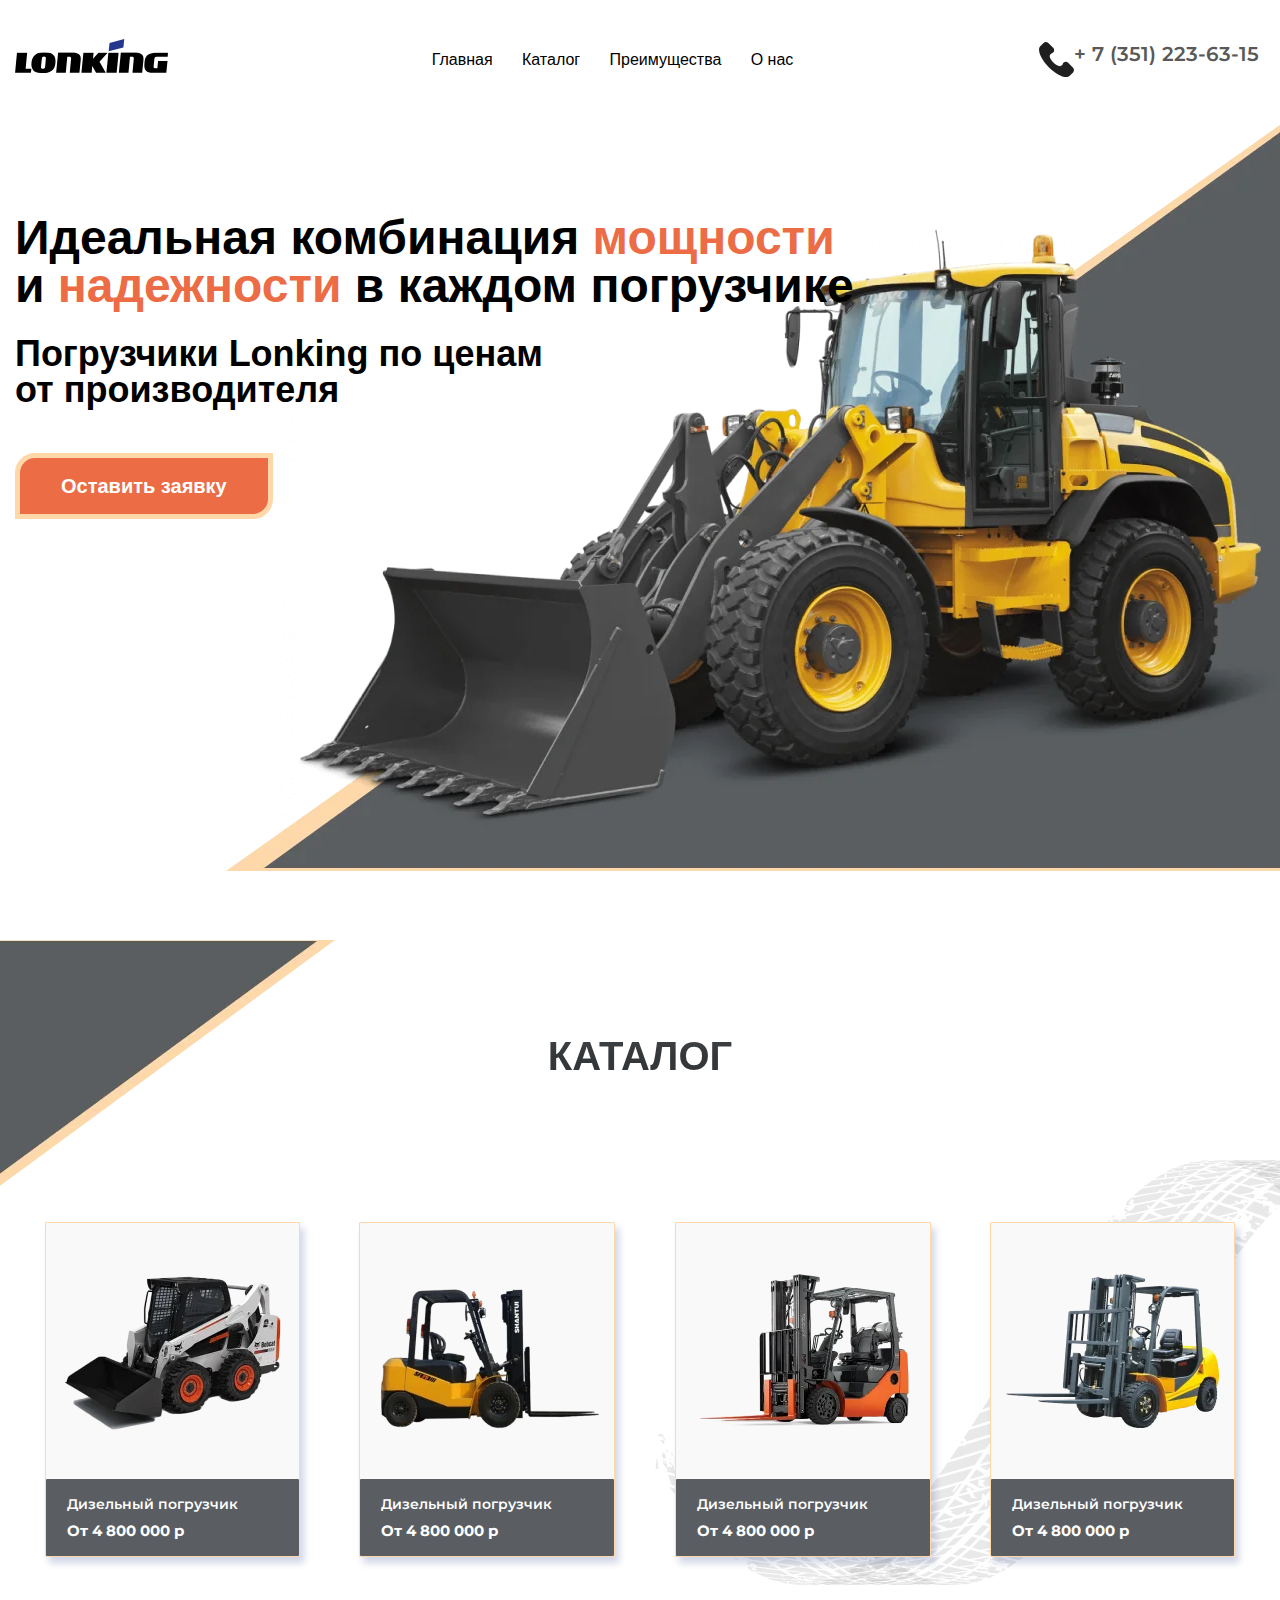
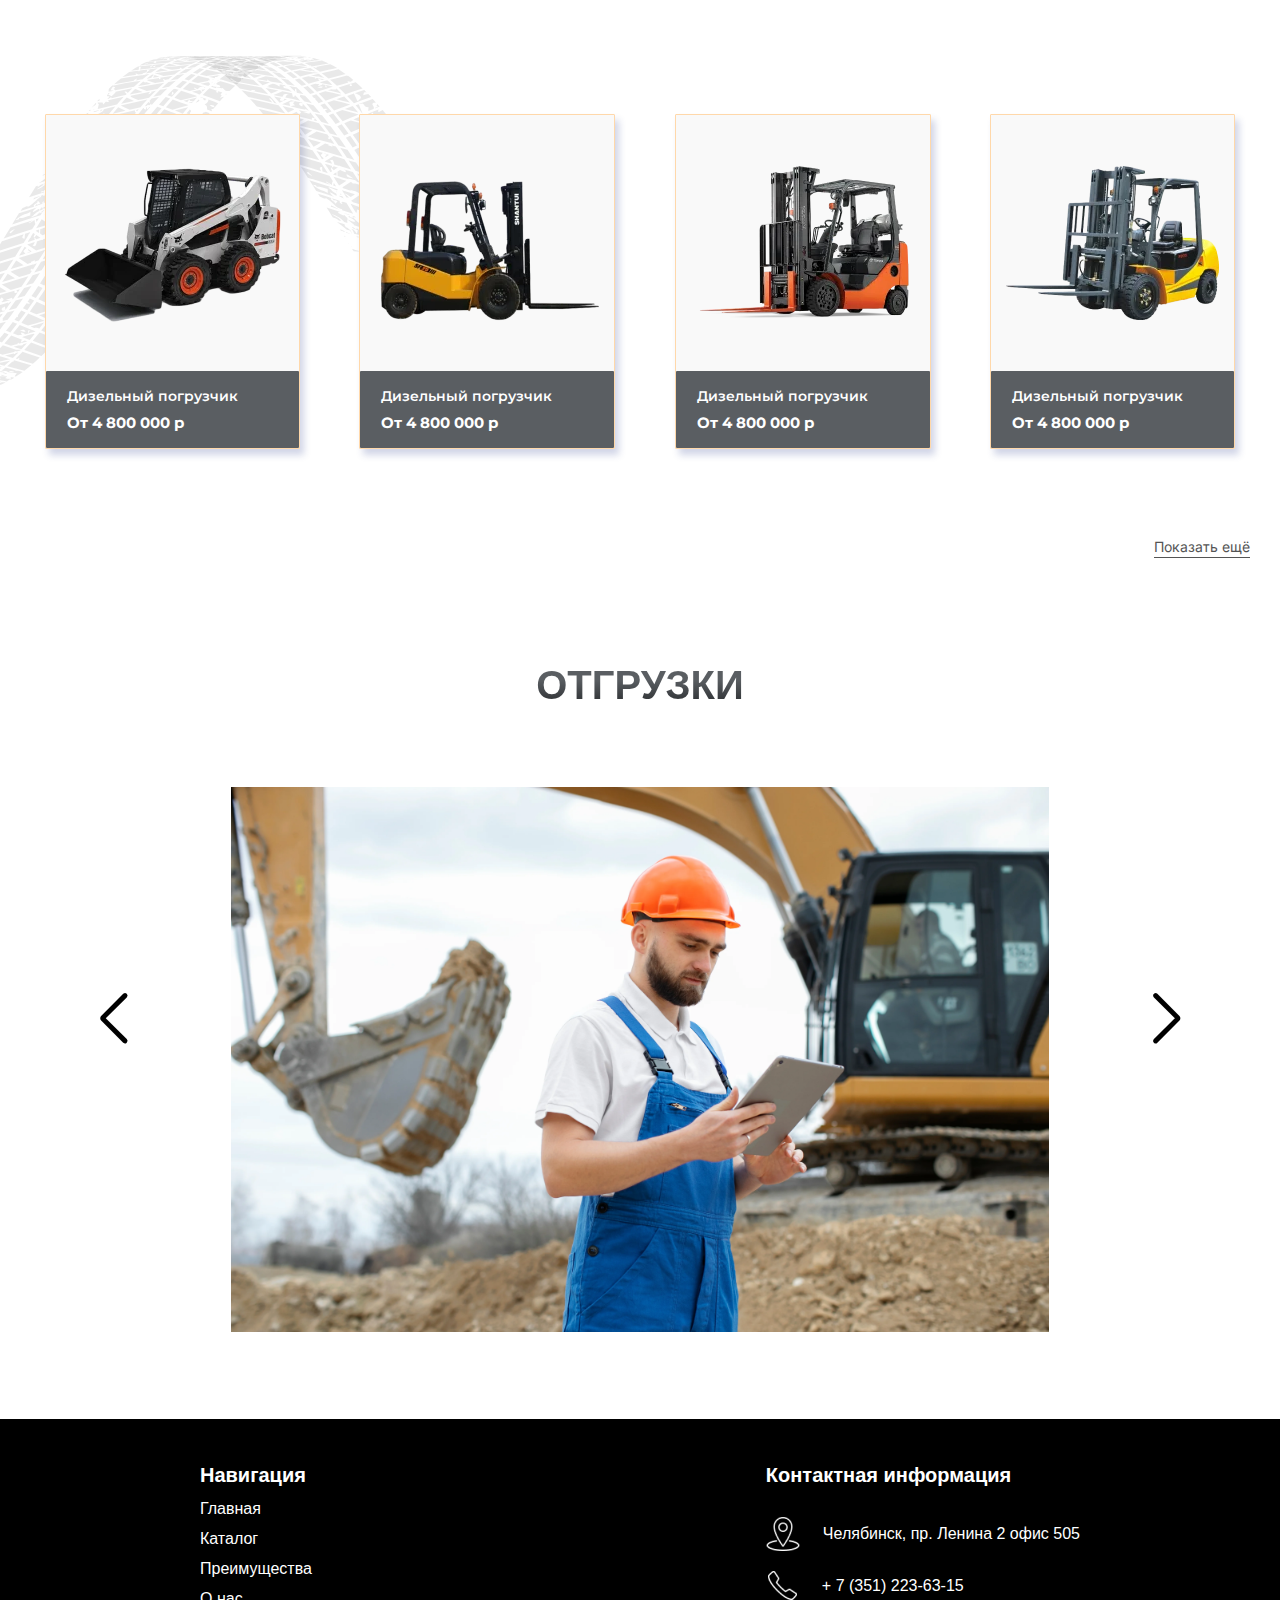
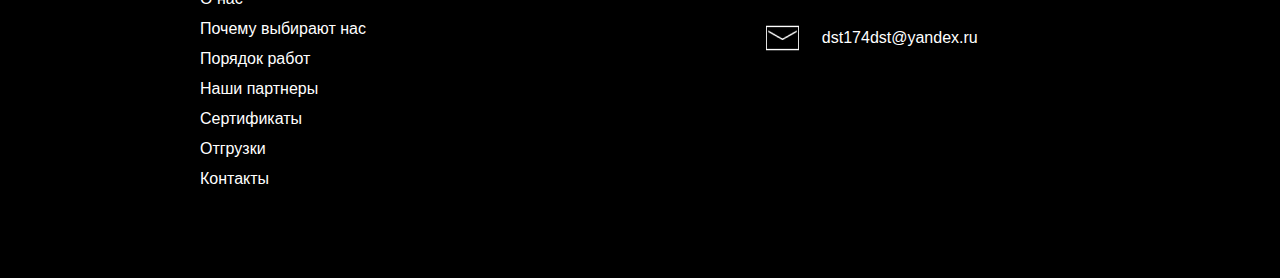
<file: home.html>
<!DOCTYPE html>
<html lang="ru">

<head>
	<title>Главная</title>
	<meta charset="UTF-8">
	<meta name="format-detection" content="telephone=no">
	<link rel="stylesheet" href="css/style.min.css?_v=20230929233002">
	<link rel="shortcut icon" href="favicon.ico">
	<!-- <meta name="robots" content="noindex, nofollow"> -->
	<meta name="viewport" content="width=device-width, initial-scale=1.0">
</head>

<body>
	<div class="wrapper">
		<header class="header">
			<div class="header__body body-header">
				<div class="body-header__container">
					<a class="body-header__logo" href="#">
						<img src="img/svg/logo.svg?_v=1696019402518" alt="Логотип">
					</a>
					<nav class="body-header__menu menu-block">
						<ul class="menu-block__list">
							<li class="menu-block__item">
								<a href="#" class="menu-block__link">Главная</a>
							</li>
							<li class="menu-block__item">
								<a href="#" class="menu-block__link">Каталог</a>
							</li>
							<li class="menu-block__item">
								<a href="#" class="menu-block__link">Преимущества</a>
							</li>
							<li class="menu-block__item">
								<a href="#" class="menu-block__link">О нас</a>
							</li>
						</ul>
					</nav>
					<div class="body-header__phone phone">
						<svg width="35" height="35" viewBox="0 0 35 35" fill="none" xmlns="http://www.w3.org/2000/svg">
							<g clip-path="url(#clip0_225_2792)">
								<path d="M34.0478 25.6865L29.1634 20.8021C27.419 19.0577 24.4535 19.7555 23.7557 22.0232C23.2324 23.5932 21.488 24.4655 19.918 24.1165C16.4292 23.2443 11.7193 18.7088 10.8471 15.0456C10.3237 13.4755 11.3704 11.7311 12.9404 11.2078C15.2081 10.5101 15.9059 7.54458 14.1615 5.80017L9.2771 0.915816C7.88157 -0.305272 5.78827 -0.305272 4.56719 0.915816L1.2528 4.2302C-2.06158 7.71902 1.60169 16.9644 9.80042 25.1631C17.9992 33.3619 27.2445 37.1997 30.7334 33.7108L34.0478 30.3964C35.2689 29.0009 35.2689 26.9076 34.0478 25.6865Z" fill="#1F1F1F" />
							</g>
							<defs>
								<clipPath id="clip0_225_2792">
									<rect width="35" height="35" fill="white" />
								</clipPath>
							</defs>
						</svg>
						<a class="phone__text" href="#">+ 7 (351) 223-63-15</a>
					</div>
					<nav class="menu">
						<button type="button" class="menu__icon icon-menu"><span></span></button>
						<div class="menu__block">
						</div>
					</nav>
				</div>
			</div>
		</header>
		<main class="page">

			<section class="page__main-block main-block">
				<div class="main-block__container">
					<div class="main-block__image">
						<picture><source srcset="img/lonking-bg.webp" type="image/webp"><img src="img/lonking-bg.png?_v=1696019402518" alt="Погрузчик Lonking"></picture>
					</div>
					<div class="main-block__body">
						<h1 class="main-block__title">Идеальная комбинация <span>мощности</span> и <span>надежности</span> в каждом погрузчике</h1>
						<p class="main-block__text">Погрузчики Lonking по ценам от производителя</p>
						<button type="submit" data-popup="#feedback" class="main-block__btn btn">Оставить заявку</button>
						<div class="main-block__phone">
							<svg width="19" height="19" viewBox="0 0 35 35" fill="none" xmlns="http://www.w3.org/2000/svg">
								<g clip-path="url(#clip0_225_2792)">
									<path d="M34.0478 25.6865L29.1634 20.8021C27.419 19.0577 24.4535 19.7555 23.7557 22.0232C23.2324 23.5932 21.488 24.4655 19.918 24.1165C16.4292 23.2443 11.7193 18.7088 10.8471 15.0456C10.3237 13.4755 11.3704 11.7311 12.9404 11.2078C15.2081 10.5101 15.9059 7.54458 14.1615 5.80017L9.2771 0.915816C7.88157 -0.305272 5.78827 -0.305272 4.56719 0.915816L1.2528 4.2302C-2.06158 7.71902 1.60169 16.9644 9.80042 25.1631C17.9992 33.3619 27.2445 37.1997 30.7334 33.7108L34.0478 30.3964C35.2689 29.0009 35.2689 26.9076 34.0478 25.6865Z" fill="#E95629" />
								</g>
								<defs>
									<clipPath id="clip0_225_2792">
										<rect width="35" height="35" fill="white" />
									</clipPath>
								</defs>
							</svg>
							<a class="main-block__phone-text" href="#">+ 7 (777) 777-77-77</a>
						</div>
					</div>
				</div>
			</section>

			<section class="page__catalog catalog-block">
				<div class="catalog-block__container">
					<div class="catalog-block__image">
						<picture><source srcset="img/catalog-bg.webp" type="image/webp"><img src="img/catalog-bg.png?_v=1696019402518" alt="Картинка"></picture>
					</div>
					<h2 class="catalog-block__title title">Каталог</h2>
					<div class="catalog-block__container product-card">
						<article class="product-card__body">
							<div class="product-card__item">
								<a class="product-card__image">
									<picture><source srcset="img/tovar_1.webp" type="image/webp"><img src="img/tovar_1.png?_v=1696019402518" alt="Картинка"></picture>
								</a>
								<div class="product-card__info info-product-card">
									<div class="info-product-card__name">Дизельный погрузчик</div>
									<div class="info-product-card__price">От 4 800 000 р</div>
								</div>
							</div>
						</article>
						<article class="product-card__body">
							<div class="product-card__item">
								<a class="product-card__image">
									<picture><source srcset="img/tovar_2.webp" type="image/webp"><img src="img/tovar_2.png?_v=1696019402518" alt="Картинка"></picture>
								</a>
								<div class="product-card__info info-product-card">
									<div class="info-product-card__name">Дизельный погрузчик</div>
									<div class="info-product-card__price">От 4 800 000 р</div>
								</div>
							</div>
						</article>
						<article class="product-card__body">
							<div class="product-card__item">
								<a class="product-card__image">
									<picture><source srcset="img/tovar_3.webp" type="image/webp"><img src="img/tovar_3.png?_v=1696019402518" alt="Картинка"></picture>
								</a>
								<div class="product-card__info info-product-card">
									<div class="info-product-card__name">Дизельный погрузчик</div>
									<div class="info-product-card__price">От 4 800 000 р</div>
								</div>
							</div>
						</article>
						<article class="product-card__body">
							<div class="product-card__item">
								<a class="product-card__image">
									<picture><source srcset="img/tovar_4.webp" type="image/webp"><img src="img/tovar_4.png?_v=1696019402518" alt="Картинка"></picture>
								</a>
								<div class="product-card__info info-product-card">
									<div class="info-product-card__name">Дизельный погрузчик</div>
									<div class="info-product-card__price">От 4 800 000 р</div>
								</div>
							</div>
						</article>
						<article class="product-card__body">
							<div class="product-card__item">
								<a class="product-card__image">
									<picture><source srcset="img/tovar_1.webp" type="image/webp"><img src="img/tovar_1.png?_v=1696019402518" alt="Картинка"></picture>
								</a>
								<div class="product-card__info info-product-card">
									<div class="info-product-card__name">Дизельный погрузчик</div>
									<div class="info-product-card__price">От 4 800 000 р</div>
								</div>
							</div>
						</article>
						<article class="product-card__body">
							<div class="product-card__item">
								<a class="product-card__image">
									<picture><source srcset="img/tovar_2.webp" type="image/webp"><img src="img/tovar_2.png?_v=1696019402518" alt="Картинка"></picture>
								</a>
								<div class="product-card__info info-product-card">
									<div class="info-product-card__name">Дизельный погрузчик</div>
									<div class="info-product-card__price">От 4 800 000 р</div>
								</div>
							</div>
						</article>
						<article class="product-card__body">
							<div class="product-card__item">
								<a class="product-card__image">
									<picture><source srcset="img/tovar_3.webp" type="image/webp"><img src="img/tovar_3.png?_v=1696019402518" alt="Картинка"></picture>
								</a>
								<div class="product-card__info info-product-card">
									<div class="info-product-card__name">Дизельный погрузчик</div>
									<div class="info-product-card__price">От 4 800 000 р</div>
								</div>
							</div>
						</article>
						<article class="product-card__body">
							<div class="product-card__item">
								<a class="product-card__image">
									<picture><source srcset="img/tovar_4.webp" type="image/webp"><img src="img/tovar_4.png?_v=1696019402518" alt="Картинка"></picture>
								</a>
								<div class="product-card__info info-product-card">
									<div class="info-product-card__name">Дизельный погрузчик</div>
									<div class="info-product-card__price">От 4 800 000 р</div>
								</div>
							</div>
						</article>
					</div>
					<div class="catalog-block__more">
						<a href="#" class="catalog-block__btn">Показать ещё</a>
					</div>
					<div class="catalog-block__bg1">
						<img src="img/svg/shina_1.svg?_v=1696019402518" alt="След шины">
					</div>
					<div class="catalog-block__bg2">
						<img src="img/svg/shina_2.svg?_v=1696019402518" alt="След шины">
					</div>
				</div>
			</section>

			<!--section class="page__form form-block">
          <div class="form-block__body">
            <form action=""></form>
          </div>
        </section-->

			<section class="page__slider slider-block">
				<div class="slider-block__container">
					<h2 class="slider-block__title title">Отгрузки</h2>
					<div class="slider-block__slider">
						<div class="slider-block__swiper">
							<div class="slider-block__slide">
								<div class="slider-block__slide-img">
									<picture><source srcset="img/slider/slide-1.webp" type="image/webp"><img src="img/slider/slide-1.jpg?_v=1696019402518" alt="Слайд 1"></picture>
								</div>
							</div>
							<div class="slider-block__slide">
								<div class="slider-block__slide-img">
									<picture><source srcset="img/slider/slide-2.webp" type="image/webp"><img src="img/slider/slide-2.jpg?_v=1696019402518" alt="Слайд 2"></picture>
								</div>
							</div>
							<div class="slider-block__slide">
								<div class="slider-block__slide-img">
									<picture><source srcset="img/slider/slide-3.webp" type="image/webp"><img src="img/slider/slide-3.jpg?_v=1696019402518" alt="Слайд 3"></picture>
								</div>
							</div>
							<div class="slider-block__slide">
								<div class="slider-block__slide-img">
									<picture><source srcset="img/slider/slide-4.webp" type="image/webp"><img src="img/slider/slide-4.jpg?_v=1696019402518" alt="Слайд 4"></picture>
								</div>
							</div>
							<div class="slider-block__slide">
								<div class="slider-block__slide-img">
									<picture><source srcset="img/slider/slide-5.webp" type="image/webp"><img src="img/slider/slide-5.jpg?_v=1696019402518" alt="Слайд 5"></picture>
								</div>
							</div>
							<div class="slider-block__slide">
								<div class="slider-block__slide-img">
									<picture><source srcset="img/slider/slide-6.webp" type="image/webp"><img src="img/slider/slide-6.jpg?_v=1696019402518" alt="Слайд 6"></picture>
								</div>
							</div>
							<div class="slider-block__slide">
								<div class="slider-block__slide-img">
									<picture><source srcset="img/slider/slide-7.webp" type="image/webp"><img src="img/slider/slide-7.jpg?_v=1696019402518" alt="Слайд 7"></picture>
								</div>
							</div>
						</div>
					</div>
					<div class="swiper-navigation">
						<div class="swiper-button-prev btn-prev"></div>
						<div class="swiper-button-next btn-next"></div>
					</div>
				</div>
			</section>

		</main>
		<footer class="footer">
			<div class="footer__block footer-block">
				<div class="footer-block__container">
					<div class="footer-block__nav nav-block">
						<h3 class="nav-block__title">Навигация</h3>
						<ul class="nav-block__list">
							<li class="nav-block__item">
								<a href="#" class="nav-block__link">Главная</a>
							</li>
							<li class="nav-block__item">
								<a href="#" class="nav-block__link">Каталог</a>
							</li>
							<li class="nav-block__item">
								<a href="#" class="nav-block__link">Преимущества</a>
							</li>
							<li class="nav-block__item">
								<a href="#" class="nav-block__link">О нас</a>
							</li>
							<li class="nav-block__item">
								<a href="#" class="nav-block__link">Почему выбирают нас</a>
							</li>
							<li class="nav-block__item">
								<a href="#" class="nav-block__link">Порядок работ</a>
							</li>
							<li class="nav-block__item">
								<a href="#" class="nav-block__link">Наши партнеры</a>
							</li>
							<li class="nav-block__item">
								<a href="#" class="nav-block__link">Сертификаты</a>
							</li>
							<li class="nav-block__item">
								<a href="#" class="nav-block__link">Отгрузки</a>
							</li>
							<li class="nav-block__item">
								<a href="#" class="nav-block__link">Контакты</a>
							</li>
						</ul>
					</div>
					<div class="footer-block__contacts contact-block">
						<h3 class="contact-block__title">Контактная информация</h3>
						<ul class="contact-block__list">
							<li class="contact-block__item">
								<picture><source srcset="img/footer/footer_point.webp" type="image/webp"><img class="contact-block__img" src="img/footer/footer_point.png?_v=1696019402518" alt="Локация"></picture>
								<a href="#" class="contact-block__link">
									<span>Челябинск, пр. Ленина 2 офис 505</span>
								</a>
							</li>
							<li class="contact-block__item">
								<picture><source srcset="img/footer/footer_phone.webp" type="image/webp"><img class="contact-block__img" src="img/footer/footer_phone.png?_v=1696019402518" alt="Телефон"></picture>
								<a href="#" class="contact-block__link">
									<span>+ 7 (351) 223-63-15</span>
								</a>
							</li>
							<li class="contact-block__item">
								<picture><source srcset="img/footer/footer_email.webp" type="image/webp"><img class="contact-block__img" src="img/footer/footer_email.png?_v=1696019402518" alt="Почта"></picture>
								<a href="#" class="contact-block__link">
									<span>dst174dst@yandex.ru</span>
								</a>
							</li>

						</ul>
					</div>

				</div>
			</div>
		</footer>
	</div>
	<div class="hystmodal" id="feedback" aria-hidden="true">
		<div class="hystmodal__wrap">
			<div class="hystmodal__window" role="dialog" aria-modal="true">
				<button data-hystclose class="hystmodal__close">Закрыть</button>
				<!-- HTML код модального окна -->
				<div class="popup-body">
					<div class="popup-body__inner">
						<h1 class="popup-body__title title">Оставить заявку</h1>
						<form action="#" class="popup-body__form body-form">
							<input id="name" autocomplete="off" type="text" name="form[]" data-error="Ошибка" data-required="name" class="body-form__input" placeholder="Имя">
							<input id="phone" autocomplete="off" type="tel" name="form[]" data-error="Ошибка" data-required="tel" class="body-form__input" placeholder="Номер телефона">
							<input id="email" autocomplete="off" type="email" name="form[]" data-error="Ошибка" data-required="email" class="body-form__input" placeholder="E-mail">
							<button type="submit" class="body-form__btn btn">Оставить заявку</button>
						</form>
					</div>
				</div>
			</div>
		</div>
	</div>


	<script src="js/app.min.js?_v=20230929233002"></script>
	</script>
</body>

</html>
</file>
<file: css/style.min.css>
@charset "UTF-8";@import url(https://fonts.googleapis.com/css?family=Montserrat:600,700&display=swap);@import url(https://fonts.googleapis.com/css?family=Inter:400&display=swap);@font-face{font-family:AvenirNextCyr-Light,sans-serif;src:url(../fonts/AvenirNextCyr-Light.ttf) format("ttf");font-weight:300;font-style:normal;font-display:swap}@font-face{font-family:AvenirNextRegular;src:url(../fonts/AvenirNextRegular/AvenirNextRegular.eot);src:url(../fonts/AvenirNextRegular/AvenirNextRegular.eot?#iefix) format("embedded-opentype"),url(../fonts/AvenirNextRegular/AvenirNextRegular.woff) format("woff"),url(../fonts/AvenirNextRegular/AvenirNextRegular.ttf) format("truetype");font-style:normal;font-weight:400}@font-face{font-family:AvenirNextCyr-Medium,sans-serif;src:url(../fonts/AvenirNextCyr-Medium.ttf) format("ttf");font-weight:500;font-style:normal;font-display:swap}@font-face{font-family:AvenirNextDemi;src:url(../fonts/AvenirNextDemi/AvenirNextDemi.eot);src:url(../fonts/AvenirNextDemi/AvenirNextDemi.eot?#iefix) format("embedded-opentype"),url(../fonts/AvenirNextDemi/AvenirNextDemi.woff) format("woff"),url(../fonts/AvenirNextDemi/AvenirNextDemi.ttf) format("truetype");font-style:normal;font-weight:400}@font-face{font-family:AvenirNextCyr-Bold,sans-serif;src:url(../fonts/AvenirNextCyr-Bold.ttf) format("ttf");font-weight:700;font-style:normal;font-display:swap}[class*=" _icon-"]:before,[class^=_icon-]:before{font-family:icons;font-style:normal;font-weight:400;font-variant:normal;text-transform:none;line-height:1;-webkit-font-smoothing:antialiased;-moz-osx-font-smoothing:grayscale}[class*=" _icon-"]:before,[class^=_icon-]:before{display:block}._icon-header-phone:before{content:"\e907"}._icon-arrow_left:before{content:"\e900"}._icon-arrow_right:before{content:"\e901"}._icon-cennosty_1:before{content:"\e902"}._icon-cennosty_2:before{content:"\e903"}._icon-cennosty_3:before{content:"\e904"}._icon-cennosty_4:before{content:"\e905"}._icon-cennosty_point:before{content:"\e906"}._icon-plus_1:before{content:"\e908"}._icon-plus_2:before{content:"\e909"}._icon-plus_3:before{content:"\e90a"}._icon-plus_4:before{content:"\e90b"}._icon-plus_5:before{content:"\e90c"}._icon-point:before{content:"\e90d"}._icon-whywe_1:before{content:"\e90e"}._icon-whywe_2:before{content:"\e90f"}._icon-whywe_3:before{content:"\e910"}._icon-whywe_4:before{content:"\e911"}._icon-whywe_5:before{content:"\e912"}._icon-whywe_6:before{content:"\e913"}._icon-works_1:before{content:"\e914"}._icon-works_2:before{content:"\e915"}._icon-works_3:before{content:"\e916"}*{padding:0;margin:0;border:0}*,:after,:before{-webkit-box-sizing:border-box;box-sizing:border-box}body,html{height:100%;min-width:320px}body{line-height:1;font-family:"";font-size:1rem;-ms-text-size-adjust:100%;-moz-text-size-adjust:100%;-webkit-text-size-adjust:100%;-webkit-font-smoothing:antialiased}button,input,textarea{font-family:"";font-size:inherit}button{cursor:pointer;color:inherit;background-color:inherit}a{color:inherit}a:link,a:visited{text-decoration:none}a:hover{text-decoration:none}ul li{list-style:none}img{vertical-align:top}h1,h2,h3,h4,h5,h6{font-weight:inherit;font-size:inherit}body{color:#000}.lock body{overflow:hidden}.wrapper{min-height:100%;display:-ms-grid;display:grid;overflow:hidden;-ms-grid-rows:auto 1fr auto;grid-template-rows:auto 1fr auto}[class*=__container]{max-width:100rem;-webkit-box-sizing:content-box;box-sizing:content-box;margin:0 auto;padding:0 .9375rem}[data-fullscreen]{height:100vh}.touch [data-fullscreen]{height:calc(var(--vh,1vh) * 100)}[class*=__image-ibg]{position:relative}[class*=__image-ibg] img{position:absolute;width:100%;height:100%;top:0;left:0;-o-object-fit:cover;object-fit:cover}.body-header__container{display:-webkit-box;display:-ms-flexbox;display:flex;height:7rem;-webkit-box-pack:justify;-ms-flex-pack:justify;justify-content:space-between;-webkit-box-align:center;-ms-flex-align:center;align-items:center}.body-header__logo img{width:9.5625rem}.body-header__phone{font-family:Montserrat;display:-webkit-box;display:-ms-flexbox;display:flex;margin:.4375rem 0 0 5.1875rem}.menu-block{font-family:"Avenir Next Cyr",sans-serif;font-size:1rem;line-height:1.25}.menu-block__list{display:-webkit-box;display:-ms-flexbox;display:flex;-webkit-box-flex:1;-ms-flex:1 1 auto;flex:1 1 auto;margin:.4375rem 0 0 12.625rem}.menu-block__item{padding:0 3.125rem 0 0}.menu-block__link{-webkit-transition:all .3s ease 0s;-o-transition:all .3s ease 0s;transition:all .3s ease 0s}.phone{color:#595959}.phone__text{font-size:1.25rem;font-weight:600;line-height:1.25;margin:0 .375rem 0 0}.footer__block{font-family:"Avenir Next Cyr",sans-serif;background:#000;color:#fff}.footer-block{position:relative}.footer-block__container{display:-ms-grid;display:grid;-ms-grid-columns:(auto)[2];grid-template-columns:repeat(2,auto);gap:1.25rem;-webkit-box-pack:justify;-ms-flex-pack:justify;justify-content:space-between;max-width:68.75%;min-height:25.9375rem;padding:2.75rem 0 0 0}.nav-block__title{font-size:1.25rem;font-weight:700;line-height:1.2;margin:0 0 .75rem 0}.nav-block__list{font-size:1rem;font-weight:400;line-height:1.25}.nav-block__item{padding:0 0 .625rem 0;-webkit-transition:all .3s ease 0s;-o-transition:all .3s ease 0s;transition:all .3s ease 0s}.contact-block__title{font-size:1.25rem;font-weight:700;line-height:1.2;margin:0 0 .75rem 0}.contact-block__title:not(:last-child){margin-bottom:1.5em}.contact-block__item{display:-webkit-box;display:-ms-flexbox;display:flex;-webkit-box-pack:start;-ms-flex-pack:start;justify-content:start;-webkit-box-align:center;-ms-flex-align:center;align-items:center;margin:0 0 2.625rem 0}.contact-block__item:not(:last-child){margin-bottom:1.1666666667em}.contact-block__img{padding:0 1.4375rem 0 0}.contact-block__link{font-size:1rem;line-height:1.25}.btn{color:#fff;font-family:"Avenir Next Cyr",sans-serif;font-size:1.25rem;font-weight:700;line-height:1.8;background-color:#eb6c45;padding:.625rem 2.5625rem;border:.3125rem solid #ffd8aa;border-top-left-radius:1.25rem;border-bottom-right-radius:1.25rem;-webkit-transition:background-color .5s ease 0s;-o-transition:background-color .5s ease 0s;transition:background-color .5s ease 0s}.title{font-family:"Avenir Next Cyr",sans-serif;font-size:2.5rem;font-weight:700;line-height:1.1;margin:0 0 5rem 0;background:-webkit-gradient(linear,left top,left bottom,color-stop(37.5%,#5a5e62),color-stop(84.37%,#34373a));background:-o-linear-gradient(top,#5a5e62 37.5%,#34373a 84.37%);background:linear-gradient(180deg,#5a5e62 37.5%,#34373a 84.37%);background-clip:text;-webkit-background-clip:text;-webkit-text-fill-color:transparent;text-transform:uppercase}.main-block{position:relative;margin:0 0 4.3125rem 0}.main-block__container{min-height:47.4375rem}.main-block__image{position:absolute;bottom:0;right:0}.main-block__image img{max-width:100%;height:auto}.main-block__body{margin:9.0625rem 0 0 0;position:absolute}.main-block__title{max-width:52.5625rem;font-family:"Avenir Next Cyr",sans-serif;font-size:3rem;font-weight:750;padding:0 0 1.625rem 0}.main-block__title span{color:#eb6c45}.main-block__text{max-width:35.625rem;font-family:"Avenir Next Cyr",sans-serif;font-size:2.25rem;font-weight:750;padding:0 0 2.8125rem 0}.main-block__phone{display:none}.main-block__phone-text{color:#595959;font-family:Montserrat;font-size:.75rem;font-weight:600;line-height:1.3333333333;padding-left:.5625rem;position:relative;bottom:.625rem}.catalog-block{position:relative}.catalog-block__container{min-height:59.625rem}.catalog-block__image{position:absolute;top:0;left:0}.catalog-block__image img{max-width:100%;height:auto;z-index:-1}.catalog-block__title{display:-webkit-box;display:-ms-flexbox;display:flex;-webkit-box-pack:center;-ms-flex-pack:center;justify-content:center;text-align:center;padding:5.875rem 0 0 0;z-index:5}.catalog-block__more{height:auto;display:-webkit-box;display:-ms-flexbox;display:flex;-webkit-box-pack:end;-ms-flex-pack:end;justify-content:end;-webkit-box-align:end;-ms-flex-align:end;align-items:end;margin:0 .9375rem 0 0}.catalog-block__btn{color:#545454;font-family:Inter;font-size:.875rem;font-weight:400;line-height:1.4285714286;border-bottom:1px solid #545454;margin:1.5625rem 0 6.5625rem 0}.catalog-block__bg1{background:cover no-repeat;position:absolute;right:0;bottom:30rem;z-index:-1}.catalog-block__bg2{background:cover no-repeat;position:absolute;left:0;top:35rem;z-index:-1}.product-card{display:-ms-grid;display:grid;-ms-grid-columns:(auto)[4];grid-template-columns:repeat(4,auto);justify-items:center;-webkit-box-align:center;-ms-flex-align:center;align-items:center;gap:1.875rem}.product-card__body{max-width:16rem;min-height:20.3125rem;border:1px solid #ffd8aa;border-radius:1px;background:#f9f9f9;-webkit-box-shadow:4px 6px 7px 0 rgba(36,55,140,.21);box-shadow:4px 6px 7px 0 rgba(36,55,140,.21)}.product-card__item{display:-ms-inline-grid;display:inline-grid;text-align:left}.product-card__image{height:16rem;display:-webkit-box;display:-ms-flexbox;display:flex;-webkit-box-pack:center;-ms-flex-pack:center;justify-content:center;-webkit-box-align:center;-ms-flex-align:center;align-items:center}.product-card__image img{max-width:100%;margin:.9375rem}.info-product-card{font-family:Montserrat;min-height:4.75rem;border-radius:1px;background-color:#5a5e62;color:#fff;cursor:pointer;padding:1rem 0 1rem 1.3125rem;-webkit-transition:all .3s ease 0s;-o-transition:all .3s ease 0s;transition:all .3s ease 0s}.info-product-card__name{font-size:.875rem;font-weight:600;line-height:1.2857142857;padding-bottom:.5625rem}.info-product-card__price{font-size:.9375rem;font-weight:700;line-height:1.2}.slider-block{position:relative}.slider-block__title{-webkit-box-pack:center;-ms-flex-pack:center;justify-content:center;text-align:center}.slider-block__swiper{width:100%;height:100%}.slider-block__slide{display:-webkit-box;display:-ms-flexbox;display:flex;-webkit-box-pack:center;-ms-flex-pack:center;justify-content:center;-webkit-box-align:center;-ms-flex-align:center;align-items:center}.slider-block__slide-img img{-o-object-fit:cover;object-fit:cover;max-width:55.125rem;height:34.0625rem}.popup-body{position:relative;width:100%;height:100%}.popup-body::before{content:"";position:absolute;top:-1.25rem;left:-1.25rem;background-image:url(../img/popup/grey-triangle.svg);width:6.25rem;height:5.8125rem;z-index:15}.popup-body::after{content:"";position:absolute;right:-1.25rem;bottom:-2.75rem;background-image:url(../img/popup/orange-triangle.svg);width:8.625rem;height:10.0625rem;z-index:15}.popup-body__inner{padding:5.5rem 5.9375rem}.popup-body__title{font-size:2.25rem;line-height:1.1111111111;text-transform:none;margin-bottom:2.625rem}.body-form__input{background-color:transparent;border-bottom:1px solid rgba(0,0,0,.33);width:21.25rem;height:2.625rem;margin:0 0 1.625rem 0;color:rgba(0,0,0,.72);font-family:"Avenir Next Cyr",sans-serif;font-size:1.25rem}.body-form__input::-webkit-input-placeholder{color:rgba(0,0,0,.72);font-family:"Avenir Next Cyr",sans-serif;font-size:1.25rem;font-weight:300;line-height:1.1}.body-form__input::-moz-placeholder{color:rgba(0,0,0,.72);font-family:"Avenir Next Cyr",sans-serif;font-size:1.25rem;font-weight:300;line-height:1.1}.body-form__input:-ms-input-placeholder{color:rgba(0,0,0,.72);font-family:"Avenir Next Cyr",sans-serif;font-size:1.25rem;font-weight:300;line-height:1.1}.body-form__input::-ms-input-placeholder{color:rgba(0,0,0,.72);font-family:"Avenir Next Cyr",sans-serif;font-size:1.25rem;font-weight:300;line-height:1.1}.body-form__input::placeholder{color:rgba(0,0,0,.72);font-family:"Avenir Next Cyr",sans-serif;font-size:1.25rem;font-weight:300;line-height:1.1}.body-form__input:focus{outline:0}.map-block{width:101.25rem;height:23.5rem;margin:0 0 .9375rem 0}.map-block__link img{max-width:100%;height:auto}.page{min-width:0}.hystmodal__opened{position:fixed;right:0;left:0;overflow:hidden}.hystmodal__shadow{position:fixed;border:none;display:block;width:100%;top:0;bottom:0;right:0;left:0;overflow:hidden;pointer-events:none;z-index:98;opacity:0;-webkit-transition:opacity .15s ease;-o-transition:opacity .15s ease;transition:opacity .15s ease;background-color:#000}.hystmodal__shadow--show{pointer-events:auto;opacity:.6}.hystmodal{position:fixed;top:0;bottom:0;right:0;left:0;overflow:hidden;overflow-y:auto;-webkit-overflow-scrolling:touch;opacity:1;pointer-events:none;display:-webkit-box;display:-ms-flexbox;display:flex;-webkit-box-orient:vertical;-webkit-box-direction:normal;-ms-flex-flow:column nowrap;flex-flow:column nowrap;-webkit-box-pack:start;-ms-flex-pack:start;justify-content:flex-start;z-index:99;visibility:hidden}.hystmodal--active{opacity:1}.hystmodal--active,.hystmodal--moved{pointer-events:auto;visibility:visible}.hystmodal__wrap{-ms-flex-negative:0;flex-shrink:0;-webkit-box-flex:0;-ms-flex-positive:0;flex-grow:0;width:100%;min-height:100%;margin:auto;display:-webkit-box;display:-ms-flexbox;display:flex;-webkit-box-orient:vertical;-webkit-box-direction:normal;-ms-flex-flow:column nowrap;flex-flow:column nowrap;-webkit-box-align:center;-ms-flex-align:center;align-items:center;-webkit-box-pack:center;-ms-flex-pack:center;justify-content:center}.no-webp .hystmodal__window{background:#fff url(../img/popup/popup-bg.png) center/cover no-repeat}.hystmodal__window{margin:50px 0;padding:20px;-webkit-box-sizing:border-box;box-sizing:border-box;-ms-flex-negative:0;flex-shrink:0;-webkit-box-flex:0;-ms-flex-positive:0;flex-grow:0;width:673px;height:560px;max-width:100%;overflow:visible;-webkit-transition:opacity .2s ease 0s,-webkit-transform .2s ease 0s;transition:opacity .2s ease 0s,-webkit-transform .2s ease 0s;-o-transition:transform .2s ease 0s,opacity .2s ease 0s;transition:transform .2s ease 0s,opacity .2s ease 0s;transition:transform .2s ease 0s,opacity .2s ease 0s,-webkit-transform .2s ease 0s;-webkit-transform:scale(.9);-ms-transform:scale(.9);transform:scale(.9);opacity:0}.hystmodal--active .hystmodal__window{-webkit-transform:scale(1);-ms-transform:scale(1);transform:scale(1);opacity:1}.hystmodal__close{position:absolute;z-index:10;top:0;right:-35px;display:block;width:25px;height:25px;background-color:transparent;background-position:center center;background-repeat:no-repeat;background-image:url("data:image/svg+xml,%3Csvg xmlns=%27http://www.w3.org/2000/svg%27 viewBox=%270 0 24 24%27%3E%3Cpath fill=%27%23fff%27 stroke=%27%23fff%27 stroke-linecap=%27square%27 stroke-miterlimit=%2750%27 stroke-width=%272%27 d=%27M22 2L2 22%27/%3E%3Cpath fill=%27none%27 stroke=%27%23fff%27 stroke-linecap=%27square%27 stroke-miterlimit=%2750%27 stroke-width=%272%27 d=%27M2 2l20 20%27/%3E%3C/svg%3E");background-size:100% 100%;border:none;font-size:0;cursor:pointer;outline:0}.hystmodal__close:focus{outline-offset:2px}.swiper{overflow:hidden}.swiper-wrapper{width:100%;height:100%;-webkit-box-sizing:content-box;box-sizing:content-box;display:-webkit-box;display:-ms-flexbox;display:flex;position:relative}.swiper-vertical .swiper-wrapper{-webkit-box-orient:vertical;-webkit-box-direction:normal;-ms-flex-direction:column;flex-direction:column}.swiper-autoheight .swiper-wrapper{-webkit-box-align:start;-ms-flex-align:start;align-items:flex-start}.swiper-initialized .swiper-slide{-ms-flex-negative:0;flex-shrink:0}.swiper-android .swiper-slide,.swiper-android .swiper-wrapper{-webkit-transform:translate3d(0,0,0);transform:translate3d(0,0,0)}.swiper-button-lock{display:none!important}@font-face{font-family:swiper-icons;src:url("data:application/font-woff;charset=utf-8;base64, [base64]//wADZ2x5ZgAAAywAAADMAAAD2MHtryVoZWFkAAABbAAAADAAAAA2E2+eoWhoZWEAAAGcAAAAHwAAACQC9gDzaG10eAAAAigAAAAZAAAArgJkABFsb2NhAAAC0AAAAFoAAABaFQAUGG1heHAAAAG8AAAAHwAAACAAcABAbmFtZQAAA/gAAAE5AAACXvFdBwlwb3N0AAAFNAAAAGIAAACE5s74hXjaY2BkYGAAYpf5Hu/j+W2+MnAzMYDAzaX6QjD6/4//Bxj5GA8AuRwMYGkAPywL13jaY2BkYGA88P8Agx4j+/8fQDYfA1AEBWgDAIB2BOoAeNpjYGRgYNBh4GdgYgABEMnIABJzYNADCQAACWgAsQB42mNgYfzCOIGBlYGB0YcxjYGBwR1Kf2WQZGhhYGBiYGVmgAFGBiQQkOaawtDAoMBQxXjg/wEGPcYDDA4wNUA2CCgwsAAAO4EL6gAAeNpj2M0gyAACqxgGNWBkZ2D4/wMA+xkDdgAAAHjaY2BgYGaAYBkGRgYQiAHyGMF8FgYHIM3DwMHABGQrMOgyWDLEM1T9/w8UBfEMgLzE////P/5//f/V/xv+r4eaAAeMbAxwIUYmIMHEgKYAYjUcsDAwsLKxc3BycfPw8jEQA/[base64]/uznmfPFBNODM2K7MTQ45YEAZqGP81AmGGcF3iPqOop0r1SPTaTbVkfUe4HXj97wYE+yNwWYxwWu4v1ugWHgo3S1XdZEVqWM7ET0cfnLGxWfkgR42o2PvWrDMBSFj/IHLaF0zKjRgdiVMwScNRAoWUoH78Y2icB/yIY09An6AH2Bdu/UB+yxopYshQiEvnvu0dURgDt8QeC8PDw7Fpji3fEA4z/PEJ6YOB5hKh4dj3EvXhxPqH/SKUY3rJ7srZ4FZnh1PMAtPhwP6fl2PMJMPDgeQ4rY8YT6Gzao0eAEA409DuggmTnFnOcSCiEiLMgxCiTI6Cq5DZUd3Qmp10vO0LaLTd2cjN4fOumlc7lUYbSQcZFkutRG7g6JKZKy0RmdLY680CDnEJ+UMkpFFe1RN7nxdVpXrC4aTtnaurOnYercZg2YVmLN/d/gczfEimrE/fs/bOuq29Zmn8tloORaXgZgGa78yO9/cnXm2BpaGvq25Dv9S4E9+5SIc9PqupJKhYFSSl47+Qcr1mYNAAAAeNptw0cKwkAAAMDZJA8Q7OUJvkLsPfZ6zFVERPy8qHh2YER+3i/BP83vIBLLySsoKimrqKqpa2hp6+jq6RsYGhmbmJqZSy0sraxtbO3sHRydnEMU4uR6yx7JJXveP7WrDycAAAAAAAH//wACeNpjYGRgYOABYhkgZgJCZgZNBkYGLQZtIJsFLMYAAAw3ALgAeNolizEKgDAQBCchRbC2sFER0YD6qVQiBCv/H9ezGI6Z5XBAw8CBK/m5iQQVauVbXLnOrMZv2oLdKFa8Pjuru2hJzGabmOSLzNMzvutpB3N42mNgZGBg4GKQYzBhYMxJLMlj4GBgAYow/P/PAJJhLM6sSoWKfWCAAwDAjgbRAAB42mNgYGBkAIIbCZo5IPrmUn0hGA0AO8EFTQAA");font-weight:400;font-style:normal}:root{--swiper-theme-color:#007aff}.swiper{margin-left:auto;margin-right:auto;position:relative;overflow:hidden;list-style:none;padding:0;z-index:1}.swiper-vertical>.swiper-wrapper{-webkit-box-orient:vertical;-webkit-box-direction:normal;-ms-flex-direction:column;flex-direction:column}.swiper-wrapper{position:relative;width:100%;height:100%;z-index:1;display:-webkit-box;display:-ms-flexbox;display:flex;-webkit-transition-property:-webkit-transform;transition-property:-webkit-transform;-o-transition-property:transform;transition-property:transform;transition-property:transform,-webkit-transform;-webkit-box-sizing:content-box;box-sizing:content-box}.swiper-android .swiper-slide,.swiper-wrapper{-webkit-transform:translate3d(0,0,0);transform:translate3d(0,0,0)}.swiper-pointer-events{-ms-touch-action:pan-y;touch-action:pan-y}.swiper-pointer-events.swiper-vertical{-ms-touch-action:pan-x;touch-action:pan-x}.swiper-slide{-ms-flex-negative:0;flex-shrink:0;width:100%;height:100%;position:relative;-webkit-transition-property:-webkit-transform;transition-property:-webkit-transform;-o-transition-property:transform;transition-property:transform;transition-property:transform,-webkit-transform}.swiper-slide-invisible-blank{visibility:hidden}.swiper-autoheight,.swiper-autoheight .swiper-slide{height:auto}.swiper-autoheight .swiper-wrapper{-webkit-box-align:start;-ms-flex-align:start;align-items:flex-start;-webkit-transition-property:height,-webkit-transform;transition-property:height,-webkit-transform;-o-transition-property:transform,height;transition-property:transform,height;transition-property:transform,height,-webkit-transform}.swiper-3d,.swiper-3d.swiper-css-mode .swiper-wrapper{-webkit-perspective:1200px;perspective:1200px}.swiper-3d .swiper-cube-shadow,.swiper-3d .swiper-slide,.swiper-3d .swiper-slide-shadow,.swiper-3d .swiper-slide-shadow-bottom,.swiper-3d .swiper-slide-shadow-left,.swiper-3d .swiper-slide-shadow-right,.swiper-3d .swiper-slide-shadow-top,.swiper-3d .swiper-wrapper{-webkit-transform-style:preserve-3d;transform-style:preserve-3d}.swiper-3d .swiper-slide-shadow,.swiper-3d .swiper-slide-shadow-bottom,.swiper-3d .swiper-slide-shadow-left,.swiper-3d .swiper-slide-shadow-right,.swiper-3d .swiper-slide-shadow-top{position:absolute;left:0;top:0;width:100%;height:100%;pointer-events:none;z-index:10}.swiper-3d .swiper-slide-shadow{background:rgba(0,0,0,.15)}.swiper-3d .swiper-slide-shadow-left{background-image:-webkit-gradient(linear,right top,left top,from(rgba(0,0,0,.5)),to(rgba(0,0,0,0)));background-image:-o-linear-gradient(right,rgba(0,0,0,.5),rgba(0,0,0,0));background-image:linear-gradient(to left,rgba(0,0,0,.5),rgba(0,0,0,0))}.swiper-3d .swiper-slide-shadow-right{background-image:-webkit-gradient(linear,left top,right top,from(rgba(0,0,0,.5)),to(rgba(0,0,0,0)));background-image:-o-linear-gradient(left,rgba(0,0,0,.5),rgba(0,0,0,0));background-image:linear-gradient(to right,rgba(0,0,0,.5),rgba(0,0,0,0))}.swiper-3d .swiper-slide-shadow-top{background-image:-webkit-gradient(linear,left bottom,left top,from(rgba(0,0,0,.5)),to(rgba(0,0,0,0)));background-image:-o-linear-gradient(bottom,rgba(0,0,0,.5),rgba(0,0,0,0));background-image:linear-gradient(to top,rgba(0,0,0,.5),rgba(0,0,0,0))}.swiper-3d .swiper-slide-shadow-bottom{background-image:-webkit-gradient(linear,left top,left bottom,from(rgba(0,0,0,.5)),to(rgba(0,0,0,0)));background-image:-o-linear-gradient(top,rgba(0,0,0,.5),rgba(0,0,0,0));background-image:linear-gradient(to bottom,rgba(0,0,0,.5),rgba(0,0,0,0))}.swiper-css-mode>.swiper-wrapper{overflow:auto;scrollbar-width:none;-ms-overflow-style:none}.swiper-css-mode>.swiper-wrapper::-webkit-scrollbar{display:none}.swiper-css-mode>.swiper-wrapper>.swiper-slide{scroll-snap-align:start start}.swiper-horizontal.swiper-css-mode>.swiper-wrapper{-ms-scroll-snap-type:x mandatory;scroll-snap-type:x mandatory}.swiper-vertical.swiper-css-mode>.swiper-wrapper{-ms-scroll-snap-type:y mandatory;scroll-snap-type:y mandatory}.swiper-centered>.swiper-wrapper::before{content:"";-ms-flex-negative:0;flex-shrink:0;-webkit-box-ordinal-group:10000;-ms-flex-order:9999;order:9999}.swiper-centered.swiper-horizontal>.swiper-wrapper>.swiper-slide:first-child{-webkit-margin-start:var(--swiper-centered-offset-before);margin-inline-start:var(--swiper-centered-offset-before)}.swiper-centered.swiper-horizontal>.swiper-wrapper::before{height:100%;min-height:1px;width:var(--swiper-centered-offset-after)}.swiper-centered.swiper-vertical>.swiper-wrapper>.swiper-slide:first-child{-webkit-margin-before:var(--swiper-centered-offset-before);margin-block-start:var(--swiper-centered-offset-before)}.swiper-centered.swiper-vertical>.swiper-wrapper::before{width:100%;min-width:1px;height:var(--swiper-centered-offset-after)}.swiper-centered>.swiper-wrapper>.swiper-slide{scroll-snap-align:center center}.swiper-virtual.swiper-css-mode .swiper-wrapper::after{content:"";position:absolute;left:0;top:0;pointer-events:none}.swiper-virtual.swiper-css-mode.swiper-horizontal .swiper-wrapper::after{height:1px;width:var(--swiper-virtual-size)}.swiper-virtual.swiper-css-mode.swiper-vertical .swiper-wrapper::after{width:1px;height:var(--swiper-virtual-size)}:root{--swiper-navigation-size:50px}.swiper-button-next,.swiper-button-prev{position:absolute;top:53%;width:calc(var(--swiper-navigation-size)/ 50 * 27);height:var(--swiper-navigation-size);margin-top:calc(0px - var(--swiper-navigation-size)/ 2);z-index:10;cursor:pointer;display:-webkit-box;display:-ms-flexbox;display:flex;-webkit-box-align:center;-ms-flex-align:center;align-items:center;-webkit-box-pack:center;-ms-flex-pack:center;justify-content:center}.swiper-button-next.swiper-button-disabled,.swiper-button-prev.swiper-button-disabled{opacity:.35;cursor:auto;pointer-events:none}.swiper-button-next:after,.swiper-button-prev:after{font-family:swiper-icons;font-size:var(--swiper-navigation-size);text-transform:none!important;letter-spacing:0;text-transform:none;font-variant:initial;line-height:1}.swiper-button-prev,.swiper-rtl .swiper-button-next{left:100px;right:auto}.swiper-button-prev:after,.swiper-rtl .swiper-button-next:after{content:"prev";font-weight:900;font-size:rem(3.5)}.swiper-button-next,.swiper-rtl .swiper-button-prev{right:100px;left:auto}.swiper-button-next:after,.swiper-rtl .swiper-button-prev:after{content:"next";font-weight:900;font-size:rem(3.5)}.swiper-button-lock{display:none}.swiper-pagination{position:absolute;text-align:center;-webkit-transition:.3s opacity;-o-transition:.3s opacity;transition:.3s opacity;-webkit-transform:translate3d(0,0,0);transform:translate3d(0,0,0);z-index:10}.swiper-pagination.swiper-pagination-hidden{opacity:0}.swiper-horizontal>.swiper-pagination-bullets,.swiper-pagination-bullets.swiper-pagination-horizontal,.swiper-pagination-custom,.swiper-pagination-fraction{bottom:10px;left:0;width:100%}.swiper-pagination-bullets-dynamic{overflow:hidden;font-size:0}.swiper-pagination-bullets-dynamic .swiper-pagination-bullet{-webkit-transform:scale(.33);-ms-transform:scale(.33);transform:scale(.33);position:relative}.swiper-pagination-bullets-dynamic .swiper-pagination-bullet-active{-webkit-transform:scale(1);-ms-transform:scale(1);transform:scale(1)}.swiper-pagination-bullets-dynamic .swiper-pagination-bullet-active-main{-webkit-transform:scale(1);-ms-transform:scale(1);transform:scale(1)}.swiper-pagination-bullets-dynamic .swiper-pagination-bullet-active-prev{-webkit-transform:scale(.66);-ms-transform:scale(.66);transform:scale(.66)}.swiper-pagination-bullets-dynamic .swiper-pagination-bullet-active-prev-prev{-webkit-transform:scale(.33);-ms-transform:scale(.33);transform:scale(.33)}.swiper-pagination-bullets-dynamic .swiper-pagination-bullet-active-next{-webkit-transform:scale(.66);-ms-transform:scale(.66);transform:scale(.66)}.swiper-pagination-bullets-dynamic .swiper-pagination-bullet-active-next-next{-webkit-transform:scale(.33);-ms-transform:scale(.33);transform:scale(.33)}.swiper-pagination-bullet{width:var(--swiper-pagination-bullet-width,var(--swiper-pagination-bullet-size,8px));height:var(--swiper-pagination-bullet-height,var(--swiper-pagination-bullet-size,8px));display:inline-block;border-radius:50%;background:var(--swiper-pagination-bullet-inactive-color,#000);opacity:var(--swiper-pagination-bullet-inactive-opacity,.2)}button.swiper-pagination-bullet{border:none;margin:0;padding:0;-webkit-box-shadow:none;box-shadow:none;-webkit-appearance:none;-moz-appearance:none;appearance:none}.swiper-pagination-clickable .swiper-pagination-bullet{cursor:pointer}.swiper-pagination-bullet:only-child{display:none!important}.swiper-pagination-bullet-active{opacity:var(--swiper-pagination-bullet-opacity,1);background:var(--swiper-pagination-color,var(--swiper-theme-color))}.swiper-pagination-vertical.swiper-pagination-bullets,.swiper-vertical>.swiper-pagination-bullets{right:10px;top:50%;-webkit-transform:translate3d(0,-50%,0);transform:translate3d(0,-50%,0)}.swiper-pagination-vertical.swiper-pagination-bullets .swiper-pagination-bullet,.swiper-vertical>.swiper-pagination-bullets .swiper-pagination-bullet{margin:var(--swiper-pagination-bullet-vertical-gap,6px) 0;display:block}.swiper-pagination-vertical.swiper-pagination-bullets.swiper-pagination-bullets-dynamic,.swiper-vertical>.swiper-pagination-bullets.swiper-pagination-bullets-dynamic{top:50%;-webkit-transform:translateY(-50%);-ms-transform:translateY(-50%);transform:translateY(-50%);width:8px}.swiper-pagination-vertical.swiper-pagination-bullets.swiper-pagination-bullets-dynamic .swiper-pagination-bullet,.swiper-vertical>.swiper-pagination-bullets.swiper-pagination-bullets-dynamic .swiper-pagination-bullet{display:inline-block;-webkit-transition:.2s top,.2s -webkit-transform;transition:.2s top,.2s -webkit-transform;-o-transition:.2s transform,.2s top;transition:.2s transform,.2s top;transition:.2s transform,.2s top,.2s -webkit-transform}.swiper-horizontal>.swiper-pagination-bullets .swiper-pagination-bullet,.swiper-pagination-horizontal.swiper-pagination-bullets .swiper-pagination-bullet{margin:0 var(--swiper-pagination-bullet-horizontal-gap,4px)}.swiper-horizontal>.swiper-pagination-bullets.swiper-pagination-bullets-dynamic,.swiper-pagination-horizontal.swiper-pagination-bullets.swiper-pagination-bullets-dynamic{left:50%;-webkit-transform:translateX(-50%);-ms-transform:translateX(-50%);transform:translateX(-50%);white-space:nowrap}.swiper-horizontal>.swiper-pagination-bullets.swiper-pagination-bullets-dynamic .swiper-pagination-bullet,.swiper-pagination-horizontal.swiper-pagination-bullets.swiper-pagination-bullets-dynamic .swiper-pagination-bullet{-webkit-transition:.2s left,.2s -webkit-transform;transition:.2s left,.2s -webkit-transform;-o-transition:.2s transform,.2s left;transition:.2s transform,.2s left;transition:.2s transform,.2s left,.2s -webkit-transform}.swiper-horizontal.swiper-rtl>.swiper-pagination-bullets-dynamic .swiper-pagination-bullet{-webkit-transition:.2s right,.2s -webkit-transform;transition:.2s right,.2s -webkit-transform;-o-transition:.2s transform,.2s right;transition:.2s transform,.2s right;transition:.2s transform,.2s right,.2s -webkit-transform}.swiper-pagination-progressbar{background:rgba(0,0,0,.25);position:absolute}.swiper-pagination-progressbar .swiper-pagination-progressbar-fill{background:var(--swiper-pagination-color,var(--swiper-theme-color));position:absolute;left:0;top:0;width:100%;height:100%;-webkit-transform:scale(0);-ms-transform:scale(0);transform:scale(0);-webkit-transform-origin:left top;-ms-transform-origin:left top;transform-origin:left top}.swiper-rtl .swiper-pagination-progressbar .swiper-pagination-progressbar-fill{-webkit-transform-origin:right top;-ms-transform-origin:right top;transform-origin:right top}.swiper-horizontal>.swiper-pagination-progressbar,.swiper-pagination-progressbar.swiper-pagination-horizontal,.swiper-pagination-progressbar.swiper-pagination-vertical.swiper-pagination-progressbar-opposite,.swiper-vertical>.swiper-pagination-progressbar.swiper-pagination-progressbar-opposite{width:100%;height:4px;left:0;top:0}.swiper-horizontal>.swiper-pagination-progressbar.swiper-pagination-progressbar-opposite,.swiper-pagination-progressbar.swiper-pagination-horizontal.swiper-pagination-progressbar-opposite,.swiper-pagination-progressbar.swiper-pagination-vertical,.swiper-vertical>.swiper-pagination-progressbar{width:4px;height:100%;left:0;top:0}.swiper-pagination-lock{display:none}.swiper-scrollbar{border-radius:10px;position:relative;-ms-touch-action:none;background:rgba(0,0,0,.1)}.swiper-horizontal>.swiper-scrollbar{position:absolute;left:1%;bottom:3px;z-index:50;height:5px;width:98%}.swiper-vertical>.swiper-scrollbar{position:absolute;right:3px;top:1%;z-index:50;width:5px;height:98%}.swiper-scrollbar-drag{height:100%;width:100%;position:relative;background:rgba(0,0,0,.5);border-radius:10px;left:0;top:0}.swiper-scrollbar-cursor-drag{cursor:move}.swiper-scrollbar-lock{display:none}.swiper-zoom-container{width:100%;height:100%;display:-webkit-box;display:-ms-flexbox;display:flex;-webkit-box-pack:center;-ms-flex-pack:center;justify-content:center;-webkit-box-align:center;-ms-flex-align:center;align-items:center;text-align:center}.swiper-zoom-container>canvas,.swiper-zoom-container>img,.swiper-zoom-container>svg{max-width:100%;max-height:100%;-o-object-fit:contain;object-fit:contain}.swiper-slide-zoomed{cursor:move}.swiper-lazy-preloader{width:42px;height:42px;position:absolute;left:50%;top:50%;margin-left:-21px;margin-top:-21px;z-index:10;-webkit-transform-origin:50%;-ms-transform-origin:50%;transform-origin:50%;-webkit-animation:swiper-preloader-spin 1s infinite linear;animation:swiper-preloader-spin 1s infinite linear;-webkit-box-sizing:border-box;box-sizing:border-box;border:4px solid var(--swiper-preloader-color,var(--swiper-theme-color));border-radius:50%;border-top-color:transparent}.swiper-lazy-preloader-white{--swiper-preloader-color:#fff}.swiper-lazy-preloader-black{--swiper-preloader-color:#000}@-webkit-keyframes swiper-preloader-spin{100%{-webkit-transform:rotate(360deg);transform:rotate(360deg)}}@keyframes swiper-preloader-spin{100%{-webkit-transform:rotate(360deg);transform:rotate(360deg)}}.swiper .swiper-notification{position:absolute;left:0;top:0;pointer-events:none;opacity:0;z-index:-1000}.swiper-free-mode>.swiper-wrapper{-webkit-transition-timing-function:ease-out;-o-transition-timing-function:ease-out;transition-timing-function:ease-out;margin:0 auto}.swiper-grid>.swiper-wrapper{-ms-flex-wrap:wrap;flex-wrap:wrap}.swiper-grid-column>.swiper-wrapper{-ms-flex-wrap:wrap;flex-wrap:wrap;-webkit-box-orient:vertical;-webkit-box-direction:normal;-ms-flex-direction:column;flex-direction:column}.swiper-fade.swiper-free-mode .swiper-slide{-webkit-transition-timing-function:ease-out;-o-transition-timing-function:ease-out;transition-timing-function:ease-out}.swiper-fade .swiper-slide{pointer-events:none;-webkit-transition-property:opacity;-o-transition-property:opacity;transition-property:opacity}.swiper-fade .swiper-slide .swiper-slide{pointer-events:none}.swiper-fade .swiper-slide-active,.swiper-fade .swiper-slide-active .swiper-slide-active{pointer-events:auto}.swiper-cube{overflow:visible}.swiper-cube .swiper-slide{pointer-events:none;-webkit-backface-visibility:hidden;backface-visibility:hidden;z-index:1;visibility:hidden;-webkit-transform-origin:0 0;-ms-transform-origin:0 0;transform-origin:0 0;width:100%;height:100%}.swiper-cube .swiper-slide .swiper-slide{pointer-events:none}.swiper-cube.swiper-rtl .swiper-slide{-webkit-transform-origin:100% 0;-ms-transform-origin:100% 0;transform-origin:100% 0}.swiper-cube .swiper-slide-active,.swiper-cube .swiper-slide-active .swiper-slide-active{pointer-events:auto}.swiper-cube .swiper-slide-active,.swiper-cube .swiper-slide-next,.swiper-cube .swiper-slide-next+.swiper-slide,.swiper-cube .swiper-slide-prev{pointer-events:auto;visibility:visible}.swiper-cube .swiper-slide-shadow-bottom,.swiper-cube .swiper-slide-shadow-left,.swiper-cube .swiper-slide-shadow-right,.swiper-cube .swiper-slide-shadow-top{z-index:0;-webkit-backface-visibility:hidden;backface-visibility:hidden}.swiper-cube .swiper-cube-shadow{position:absolute;left:0;bottom:0;width:100%;height:100%;opacity:.6;z-index:0}.swiper-cube .swiper-cube-shadow:before{content:"";background:#000;position:absolute;left:0;top:0;bottom:0;right:0;-webkit-filter:blur(50px);filter:blur(50px)}.swiper-flip{overflow:visible}.swiper-flip .swiper-slide{pointer-events:none;-webkit-backface-visibility:hidden;backface-visibility:hidden;z-index:1}.swiper-flip .swiper-slide .swiper-slide{pointer-events:none}.swiper-flip .swiper-slide-active,.swiper-flip .swiper-slide-active .swiper-slide-active{pointer-events:auto}.swiper-flip .swiper-slide-shadow-bottom,.swiper-flip .swiper-slide-shadow-left,.swiper-flip .swiper-slide-shadow-right,.swiper-flip .swiper-slide-shadow-top{z-index:0;-webkit-backface-visibility:hidden;backface-visibility:hidden}.swiper-creative .swiper-slide{-webkit-backface-visibility:hidden;backface-visibility:hidden;overflow:hidden;-webkit-transition-property:opacity,height,-webkit-transform;transition-property:opacity,height,-webkit-transform;-o-transition-property:transform,opacity,height;transition-property:transform,opacity,height;transition-property:transform,opacity,height,-webkit-transform}.swiper-cards{overflow:visible}.swiper-cards .swiper-slide{-webkit-transform-origin:center bottom;-ms-transform-origin:center bottom;transform-origin:center bottom;-webkit-backface-visibility:hidden;backface-visibility:hidden;overflow:hidden}@media (min-width:61.99875em){.menu{display:none}}@media (min-width:101.875em){.slider-block__container{margin-bottom:6.25rem}}@media (min-width:120em){.body-header__phone{margin-left:5.1875rem}.menu-block__list{margin-left:12.625rem}.menu-block__item{padding-right:3.125rem}.main-block__body{top:.9375rem}}@media all and (max-width:767px){.hystmodal__close{top:10px;right:10px;width:24px;height:24px;background-image:url("data:image/svg+xml,%3Csvg xmlns=%27http://www.w3.org/2000/svg%27 viewBox=%270 0 24 24%27%3E%3Cpath fill=%27%23fff%27 stroke=%27%23111%27 stroke-linecap=%27square%27 stroke-miterlimit=%2750%27 stroke-width=%272%27 d=%27M22 2L2 22%27/%3E%3Cpath fill=%27none%27 stroke=%27%23111%27 stroke-linecap=%27square%27 stroke-miterlimit=%2750%27 stroke-width=%272%27 d=%27M2 2l20 20%27/%3E%3C/svg%3E")}.hystmodal__window{margin:0}}@media (max-width:20em){.main-block__body{top:-8.125rem}.slider-block__container{margin-bottom:3.125rem}}@media (max-width:61.99875em) and (max-width:20em){.body-header__logo img{width:5.5625rem}.footer-block__container{min-height:37.5rem}.nav-block__title{font-size:.9375rem}.nav-block__list{font-size:.8125rem}.contact-block__title{font-size:.9375rem}.contact-block__link{font-size:.8125rem}.btn{font-size:.875rem}.btn{padding-left:1.25rem}.btn{padding-right:1.25rem}.main-block__container{min-height:31.25rem}.main-block__image{bottom:3.75rem}.main-block__image{right:-12rem}.main-block__title{max-width:22.125rem}.main-block__title{font-size:1.1875rem}.main-block__title{padding-bottom:1.25rem}.main-block__text{max-width:17.8125rem}.main-block__text{font-size:1rem}.main-block__text{padding-bottom:1.25rem}.catalog-block__container{min-height:18.75rem}.catalog-block__image{top:-6.25rem}.catalog-block__image{left:-2.625rem}.catalog-block__title{font-size:1.0625rem}.catalog-block__title{padding-top:0}.catalog-block__btn{font-size:.75rem}.product-card{gap:.9375rem}.info-product-card{padding-left:.8125rem}.info-product-card__name{font-size:.6875rem}.info-product-card__price{font-size:.75rem}}@media (max-width:61.875em){.body-header__phone{margin-left:1.25rem}.menu-block__list{margin-left:2.1875rem}.menu-block__item{padding-right:1.25rem}}@media (max-width:61.99875em){.menu-block{display:none}.phone{display:none}.icon-menu{display:block;position:relative;width:40px;height:25.2px;cursor:pointer;z-index:10}.icon-menu span,.icon-menu::after,.icon-menu::before{content:"";-webkit-transition:all .3s ease 0s;-o-transition:all .3s ease 0s;transition:all .3s ease 0s;left:0;position:absolute;width:100%;height:5px;background-color:#5a5e62}.icon-menu::before{top:0}.icon-menu::after{bottom:0}.icon-menu span{top:calc(50% - 1px)}.menu-open .icon-menu span{-webkit-transform:scale(0);-ms-transform:scale(0);transform:scale(0)}.menu-open .icon-menu::before{-webkit-transform:rotate(-45deg);-ms-transform:rotate(-45deg);transform:rotate(-45deg);top:calc(50% - 1px)}.menu-open .icon-menu::after{-webkit-transform:rotate(45deg);-ms-transform:rotate(45deg);transform:rotate(45deg);bottom:calc(50% - 1px)}.btn{margin-bottom:20px}.main-block__image img{width:114.2314990512%}.main-block__phone{display:block}.catalog-block__image img{width:45.1388888889%}.catalog-block__bg1{display:none}.catalog-block__bg2{display:none}.product-card{-ms-grid-columns:(auto)[3];grid-template-columns:repeat(3,auto);justify-items:center}}@media (max-width:47.99875em){.touch [data-fullscreen]{-webkit-transition:height .2s;-o-transition:height .2s;transition:height .2s}.footer-block__container{row-gap:1.875rem;-ms-grid-columns:(1fr)[1];grid-template-columns:repeat(1,1fr);justify-items:start}.product-card{-ms-grid-columns:(auto)[2];grid-template-columns:repeat(2,auto)}}@media (max-width:47.99875em) and (max-width:20em){.body-header__container{height:5.9375rem}}@media (max-width:29.99875em) and (max-width:20em){.product-card__body{min-height:14.375rem}.product-card__image{height:9.375rem}}@media (max-width:47.99875em) and (min-width:120em){.body-header__container{height:7rem}}@media (max-width:47.99875em) and (min-width:20em) and (max-width:120em){.body-header__container{height:calc(5.9375rem + 1.0625 * (((100vw - 20rem))/ ((100))))}}@media (max-width:61.99875em) and (min-width:120em){.body-header__logo img{width:9.5625rem}.footer-block__container{min-height:28.125rem}.nav-block__title{font-size:1.25rem}.nav-block__list{font-size:1rem}.contact-block__title{font-size:1.25rem}.contact-block__link{font-size:1rem}.btn{font-size:1.25rem}.btn{padding-left:2.5625rem}.btn{padding-right:2.5625rem}.main-block__container{min-height:47.4375rem}.main-block__image{bottom:-5.9375rem}.main-block__image{right:0}.main-block__title{max-width:52.5625rem}.main-block__title{font-size:3rem}.main-block__title{padding-bottom:1.625rem}.main-block__text{max-width:35.625rem}.main-block__text{font-size:2.25rem}.main-block__text{padding-bottom:2.8125rem}.catalog-block__container{min-height:59.625rem}.catalog-block__title{font-size:2rem}.catalog-block__title{padding-top:5.875rem}.catalog-block__btn{font-size:.875rem}.info-product-card{padding-left:1.3125rem}.info-product-card__name{font-size:.875rem}.info-product-card__price{font-size:.9375rem}}@media (max-width:61.99875em) and (min-width:20em) and (max-width:120em){.body-header__logo img{width:calc(5.5625rem + 4 * (((100vw - 20rem))/ ((100))))}.footer-block__container{min-height:calc(37.5rem + -9.375 * (((100vw - 20rem))/ ((100))))}.nav-block__title{font-size:calc(.9375rem + .3125 * (((100vw - 20rem))/ ((100))))}.nav-block__list{font-size:calc(.8125rem + .1875 * (((100vw - 20rem))/ ((100))))}.contact-block__title{font-size:calc(.9375rem + .3125 * (((100vw - 20rem))/ ((100))))}.contact-block__link{font-size:calc(.8125rem + .1875 * (((100vw - 20rem))/ ((100))))}.btn{font-size:calc(.875rem + .375 * (((100vw - 20rem))/ ((100))))}.btn{padding-left:calc(1.25rem + 1.3125 * (((100vw - 20rem))/ ((100))))}.btn{padding-right:calc(1.25rem + 1.3125 * (((100vw - 20rem))/ ((100))))}.main-block__container{min-height:calc(31.25rem + 16.1875 * (((100vw - 20rem))/ ((100))))}.main-block__image{bottom:calc(3.75rem + -9.6875 * (((100vw - 20rem))/ ((100))))}.main-block__image{right:calc(-12rem + 12 * (((100vw - 20rem))/ ((100))))}.main-block__title{max-width:calc(22.125rem + 30.4375 * (((100vw - 20rem))/ ((100))))}.main-block__title{font-size:calc(1.1875rem + 1.8125 * (((100vw - 20rem))/ ((100))))}.main-block__title{padding-bottom:calc(1.25rem + .375 * (((100vw - 20rem))/ ((100))))}.main-block__text{max-width:calc(17.8125rem + 17.8125 * (((100vw - 20rem))/ ((100))))}.main-block__text{font-size:calc(1rem + 1.25 * (((100vw - 20rem))/ ((100))))}.main-block__text{padding-bottom:calc(1.25rem + 1.5625 * (((100vw - 20rem))/ ((100))))}.catalog-block__container{min-height:calc(18.75rem + 40.875 * (((100vw - 20rem))/ ((100))))}.catalog-block__title{font-size:calc(1.0625rem + .9375 * (((100vw - 20rem))/ ((100))))}.catalog-block__title{padding-top:calc(0rem + 5.875 * (((100vw - 20rem))/ ((100))))}.catalog-block__btn{font-size:calc(.75rem + .125 * (((100vw - 20rem))/ ((100))))}.info-product-card{padding-left:calc(.8125rem + .5 * (((100vw - 20rem))/ ((100))))}.info-product-card__name{font-size:calc(.6875rem + .1875 * (((100vw - 20rem))/ ((100))))}.info-product-card__price{font-size:calc(.75rem + .1875 * (((100vw - 20rem))/ ((100))))}}@media (min-width:61.875em) and (max-width:120em){.body-header__phone{margin-left:calc(1.25rem + 3.9375 * (((100vw - 61.875rem))/ ((58.125))))}.menu-block__list{margin-left:calc(2.1875rem + 10.4375 * (((100vw - 61.875rem))/ ((58.125))))}.menu-block__item{padding-right:calc(1.25rem + 1.875 * (((100vw - 61.875rem))/ ((58.125))))}}@media (min-width:20em) and (max-width:120em){.main-block__body{top:calc(-8.125rem + 9.0625 * (((100vw - 20rem))/ ((100))))}}@media (max-width:61.99875em) and (min-width:61.9375em){.catalog-block__image{top:0}.catalog-block__image{left:0}}@media (max-width:61.99875em) and (min-width:20em) and (max-width:61.9375em){.catalog-block__image{top:calc(-6.25rem + 6.25 * (((100vw - 20rem))/ ((41.9375))))}.catalog-block__image{left:calc(-2.625rem + 2.625 * (((100vw - 20rem))/ ((41.9375))))}}@media (max-width:61.99875em) and (min-width:101.875em){.product-card{gap:1.875rem}}@media (max-width:61.99875em) and (min-width:20em) and (max-width:101.875em){.product-card{gap:calc(.9375rem + .9375 * (((100vw - 20rem))/ ((81.875))))}}@media (max-width:29.99875em) and (min-width:120em){.product-card__body{min-height:20.3125rem}.product-card__image{height:16rem}}@media (max-width:29.99875em) and (min-width:20em) and (max-width:120em){.product-card__body{min-height:calc(14.375rem + 5.9375 * (((100vw - 20rem))/ ((100))))}.product-card__image{height:calc(9.375rem + 6.625 * (((100vw - 20rem))/ ((100))))}}@media (min-width:20em) and (max-width:101.875em){.slider-block__container{margin-bottom:calc(3.125rem + 3.125 * (((100vw - 20rem))/ ((81.875))))}}@media (any-hover:hover){.menu-block__link:hover{text-decoration:underline}.nav-block__item:hover{-webkit-transform:translate(5px,5px);-ms-transform:translate(5px,5px);transform:translate(5px,5px)}.btn:hover{background-color:#ffd8aa}.catalog-block__btn:hover{border-bottom:1px solid transparent}.info-product-card:hover{text-decoration:underline;-webkit-transition:all .3s ease 0s;-o-transition:all .3s ease 0s;transition:all .3s ease 0s}}.webp .hystmodal__window{background:#fff url(../img/popup/popup-bg.webp) center/cover no-repeat}
</file>
